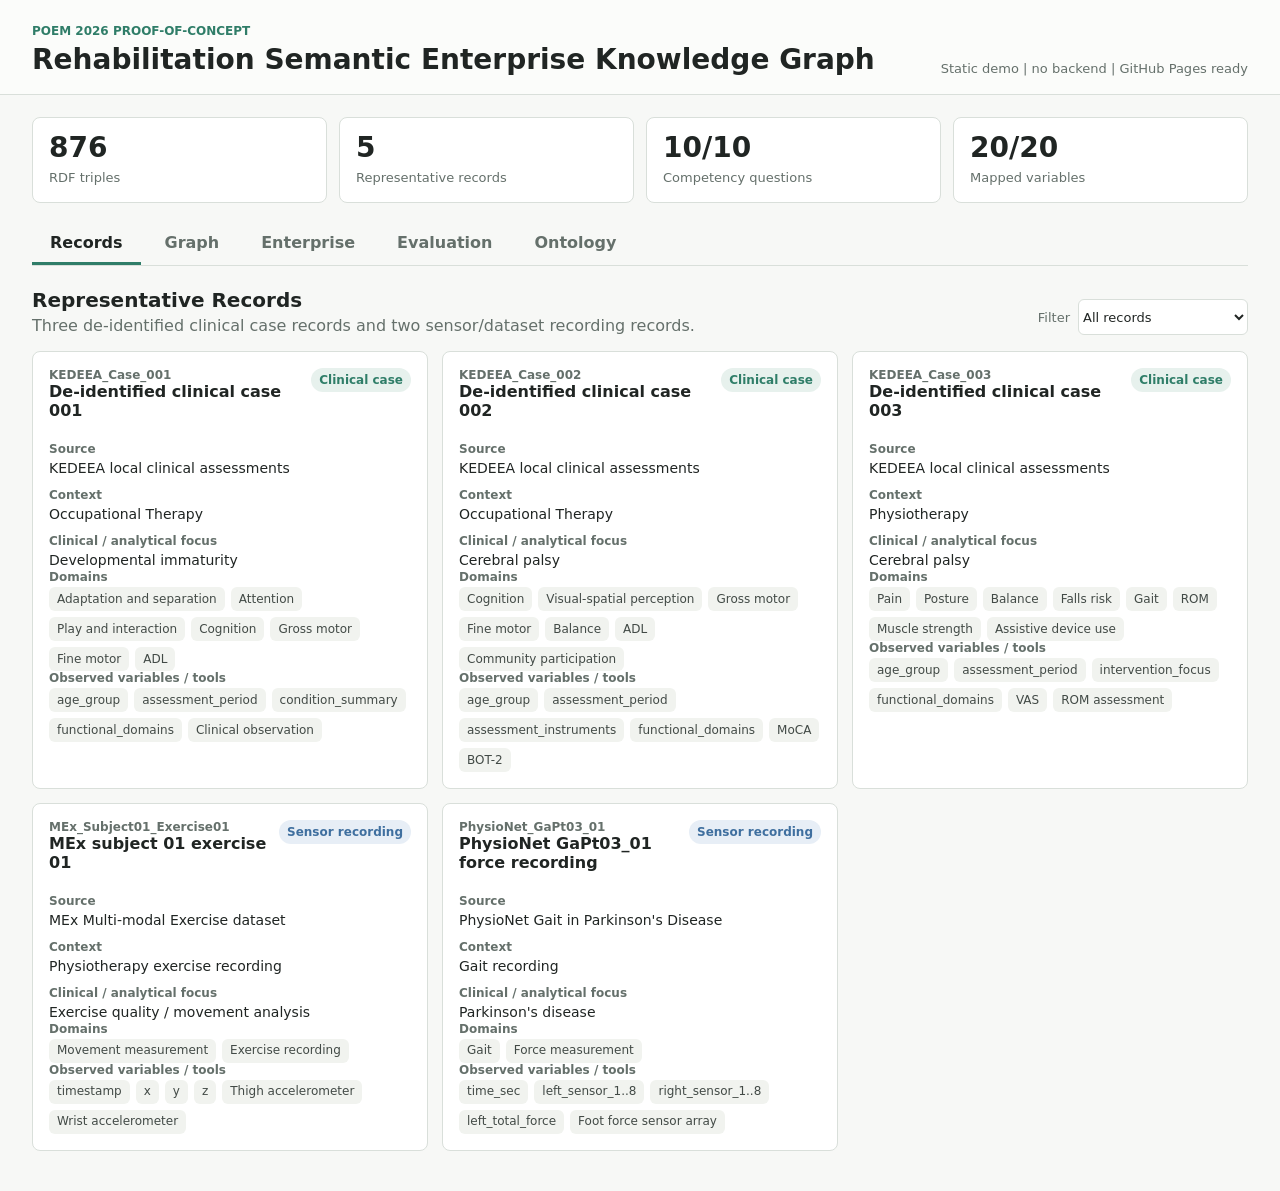
<file: index.html>
<!doctype html>
<html lang="en">
  <head>
    <meta charset="utf-8" />
    <meta name="viewport" content="width=device-width, initial-scale=1" />
    <meta http-equiv="refresh" content="0; url=demo/" />
    <title>Rehabilitation SEKG Demo</title>
  </head>
  <body>
    <p><a href="demo/">Open the Rehabilitation SEKG demo</a></p>
  </body>
</html>
</file>
<file: demo/styles.css>
:root {
  --bg: #f7f8f6;
  --panel: #ffffff;
  --ink: #202523;
  --muted: #65706b;
  --line: #d9dfda;
  --green: #2f7d68;
  --blue: #3f6f9f;
  --amber: #a36322;
  --red: #9c4b4b;
  --soft-green: #e7f1ed;
  --soft-blue: #e7eef6;
  --soft-amber: #f3ece2;
  --soft-red: #f3e7e7;
  font-family: Inter, ui-sans-serif, system-ui, -apple-system, BlinkMacSystemFont, "Segoe UI", sans-serif;
}

* {
  box-sizing: border-box;
}

body {
  margin: 0;
  background: var(--bg);
  color: var(--ink);
}

.app-shell {
  min-height: 100vh;
}

.topbar {
  display: flex;
  align-items: flex-end;
  justify-content: space-between;
  gap: 24px;
  padding: 24px 32px 18px;
  border-bottom: 1px solid var(--line);
  background: #fbfcfa;
}

.eyebrow {
  margin: 0 0 6px;
  color: var(--green);
  font-size: 12px;
  font-weight: 700;
  text-transform: uppercase;
}

h1,
h2,
h3,
p {
  margin-top: 0;
}

h1 {
  margin-bottom: 0;
  font-size: 28px;
  line-height: 1.15;
  font-weight: 750;
}

h2 {
  margin-bottom: 4px;
  font-size: 20px;
}

h3 {
  margin-bottom: 8px;
  font-size: 16px;
}

.repo-note {
  min-width: 220px;
  color: var(--muted);
  font-size: 13px;
  text-align: right;
}

main {
  width: min(1280px, 100%);
  margin: 0 auto;
  padding: 22px 32px 40px;
}

.metrics {
  display: grid;
  grid-template-columns: repeat(4, minmax(0, 1fr));
  gap: 12px;
}

.metrics article {
  min-height: 86px;
  padding: 16px;
  border: 1px solid var(--line);
  border-radius: 8px;
  background: var(--panel);
}

.metric-value {
  display: block;
  font-size: 28px;
  font-weight: 800;
  line-height: 1;
}

.metric-label {
  display: block;
  margin-top: 8px;
  color: var(--muted);
  font-size: 13px;
}

.tabs {
  display: flex;
  gap: 6px;
  margin-top: 20px;
  border-bottom: 1px solid var(--line);
}

.tab-button {
  min-height: 42px;
  padding: 0 18px;
  border: 0;
  border-bottom: 3px solid transparent;
  background: transparent;
  color: var(--muted);
  cursor: pointer;
  font: inherit;
  font-weight: 700;
}

.tab-button.active {
  border-bottom-color: var(--green);
  color: var(--ink);
}

.tab-panel {
  display: none;
  padding-top: 22px;
}

.tab-panel.active {
  display: block;
}

.section-head {
  display: flex;
  align-items: flex-end;
  justify-content: space-between;
  gap: 20px;
  margin-bottom: 16px;
}

.section-head p {
  margin-bottom: 0;
  color: var(--muted);
}

.filter-control {
  display: flex;
  align-items: center;
  gap: 8px;
  color: var(--muted);
  font-size: 13px;
}

select {
  min-width: 170px;
  min-height: 36px;
  border: 1px solid var(--line);
  border-radius: 6px;
  background: #fff;
  color: var(--ink);
  font: inherit;
}

.record-grid {
  display: grid;
  grid-template-columns: repeat(3, minmax(0, 1fr));
  gap: 14px;
}

.record-card,
.file-card {
  min-height: 220px;
  padding: 16px;
  border: 1px solid var(--line);
  border-radius: 8px;
  background: var(--panel);
}

.record-card header {
  display: flex;
  align-items: flex-start;
  justify-content: space-between;
  gap: 12px;
  margin-bottom: 14px;
}

.record-id {
  color: var(--muted);
  font-size: 12px;
  font-weight: 700;
}

.badge {
  display: inline-flex;
  align-items: center;
  min-height: 24px;
  padding: 3px 8px;
  border-radius: 999px;
  font-size: 12px;
  font-weight: 750;
  white-space: nowrap;
}

.badge.case {
  background: var(--soft-green);
  color: var(--green);
}

.badge.recording {
  background: var(--soft-blue);
  color: var(--blue);
}

.meta-list {
  display: grid;
  gap: 10px;
  margin: 0;
}

.meta-list div {
  display: grid;
  gap: 3px;
}

.meta-list dt {
  color: var(--muted);
  font-size: 12px;
  font-weight: 750;
}

.meta-list dd {
  margin: 0;
  font-size: 14px;
  line-height: 1.35;
}

.chip-row {
  display: flex;
  flex-wrap: wrap;
  gap: 6px;
}

.chip {
  display: inline-flex;
  align-items: center;
  min-height: 24px;
  padding: 3px 8px;
  border-radius: 6px;
  background: #f1f3ef;
  color: #424a46;
  font-size: 12px;
}

.legend {
  display: flex;
  flex-wrap: wrap;
  gap: 12px;
  color: var(--muted);
  font-size: 13px;
}

.legend span {
  display: inline-flex;
  align-items: center;
  gap: 6px;
}

.dot {
  width: 10px;
  height: 10px;
  border-radius: 50%;
}

.dot.case {
  background: var(--green);
}

.dot.recording {
  background: var(--blue);
}

.dot.concept {
  background: var(--amber);
}

.dot.source {
  background: var(--red);
}

.dot.enterprise {
  background: #4d5962;
}

.dot.department {
  background: #7b5c96;
}

.graph-wrap {
  width: 100%;
  min-height: 540px;
  border: 1px solid var(--line);
  border-radius: 8px;
  background: var(--panel);
  overflow: auto;
}

#kgGraph {
  display: block;
  width: 100%;
  min-width: 980px;
  height: 540px;
}

.graph-edge {
  stroke: #c8d0ca;
  stroke-width: 1.4;
}

.graph-node text {
  fill: var(--ink);
  font-size: 12px;
  font-weight: 700;
}

.graph-node circle {
  stroke: #fff;
  stroke-width: 2;
}

.results-layout {
  display: grid;
  grid-template-columns: 360px minmax(0, 1fr);
  gap: 14px;
}

.summary-table-wrap {
  overflow: auto;
  border: 1px solid var(--line);
  border-radius: 8px;
  background: var(--panel);
}

table {
  width: 100%;
  border-collapse: collapse;
  font-size: 14px;
}

th,
td {
  padding: 11px 12px;
  border-bottom: 1px solid var(--line);
  text-align: left;
  vertical-align: top;
}

th {
  background: #f2f5f1;
  color: #39423e;
  font-size: 12px;
  text-transform: uppercase;
}

tbody tr:last-child td {
  border-bottom: 0;
}

.status-yes {
  color: var(--green);
  font-weight: 800;
}

.text-link {
  color: var(--green);
  font-weight: 750;
  text-decoration: none;
}

.text-link:hover {
  text-decoration: underline;
}

.file-list {
  display: grid;
  grid-template-columns: repeat(2, minmax(0, 1fr));
  gap: 14px;
}

.file-card {
  min-height: 150px;
}

.file-card p {
  color: var(--muted);
  font-size: 14px;
  line-height: 1.45;
}

.file-card a {
  color: var(--green);
  font-weight: 750;
}

.enterprise-layout {
  display: grid;
  grid-template-columns: minmax(320px, 0.95fr) minmax(0, 1.25fr);
  gap: 14px;
}

.department-grid {
  display: grid;
  grid-template-columns: repeat(2, minmax(0, 1fr));
  gap: 14px;
}

.department-card,
.workflow-step,
.process-card,
.standard-card,
.value-panel {
  padding: 16px;
  border: 1px solid var(--line);
  border-radius: 8px;
  background: var(--panel);
}

.department-card {
  min-height: 190px;
}

.department-card p,
.workflow-step p,
.process-card p,
.standard-card p,
.value-panel p {
  color: var(--muted);
  font-size: 14px;
  line-height: 1.45;
}

.role-list {
  display: flex;
  flex-wrap: wrap;
  gap: 6px;
  margin-top: 12px;
}

#enterpriseRoleRows span {
  color: var(--muted);
  font-size: 12px;
}

.workflow-strip {
  display: grid;
  grid-template-columns: repeat(4, minmax(0, 1fr));
  gap: 14px;
  margin-top: 14px;
}

.workflow-step {
  min-height: 150px;
}

.workflow-step > span {
  display: inline-flex;
  align-items: center;
  justify-content: center;
  width: 28px;
  height: 28px;
  margin-bottom: 10px;
  border-radius: 50%;
  background: var(--soft-blue);
  color: var(--blue);
  font-size: 13px;
  font-weight: 800;
}

.enterprise-detail-grid {
  display: grid;
  grid-template-columns: minmax(0, 1.3fr) minmax(300px, 0.8fr);
  gap: 14px;
  margin-top: 16px;
}

.process-grid,
.standard-grid {
  display: grid;
  gap: 10px;
}

.process-card {
  display: grid;
  grid-template-columns: 34px minmax(0, 1fr);
  column-gap: 10px;
  min-height: 92px;
}

.process-card > span {
  display: inline-flex;
  align-items: center;
  justify-content: center;
  width: 28px;
  height: 28px;
  border-radius: 50%;
  background: var(--soft-green);
  color: var(--green);
  font-size: 13px;
  font-weight: 800;
}

.process-card h3,
.process-card p {
  grid-column: 2;
}

.process-card h3 {
  margin-bottom: 4px;
}

.standard-card {
  min-height: 96px;
}

.value-panel {
  min-height: 180px;
}

@media (max-width: 920px) {
  .topbar,
  .section-head {
    align-items: flex-start;
    flex-direction: column;
  }

  .repo-note {
    min-width: 0;
    text-align: left;
  }

  main {
    padding: 18px 16px 32px;
  }

  .metrics,
  .record-grid,
  .results-layout,
  .enterprise-layout,
  .enterprise-detail-grid,
  .department-grid,
  .workflow-strip,
  .file-list {
    grid-template-columns: 1fr;
  }

  .tabs {
    overflow-x: auto;
  }

  .tab-button {
    flex: 0 0 auto;
  }
}
</file>
